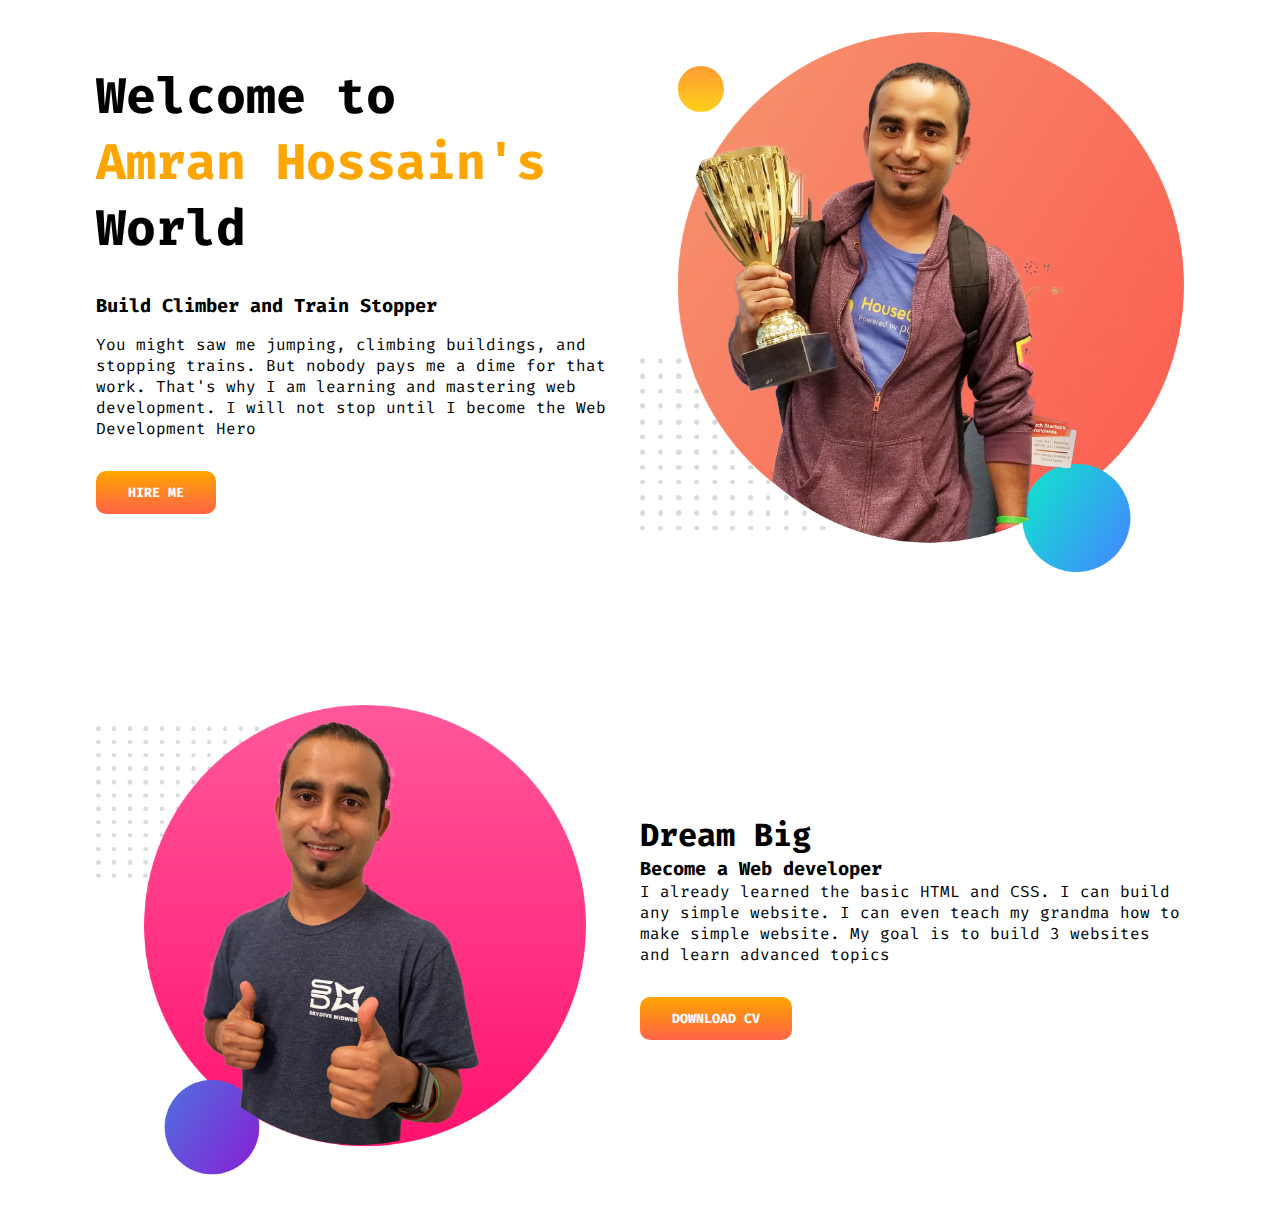
<file: index.html>
<!DOCTYPE html>
<html lang="en">
<head>
    <meta charset="UTF-8">
    <meta http-equiv="X-UA-Compatible" content="IE=edge">
    <meta name="viewport" content="width=device-width, initial-scale=1.0">
    <title>My Portfolio</title>
    <link rel="preconnect" href="https://fonts.googleapis.com">
    <link rel="preconnect" href="https://fonts.gstatic.com" crossorigin>
    <link href="https://fonts.googleapis.com/css2?family=Fira+Code&display=swap" rel="stylesheet">
    <link rel="stylesheet" href="style.css">
</head>
<body>
    <header class="container flex justify-between align">
    <div class="left flex-1">
        <h1>Welcome to <br> <span>Amran Hossain's</span> World</h1>
        <h3>Build Climber and Train Stopper</h3>        
        <p>You might saw me jumping, climbing buildings, and stopping trains. But nobody pays me a dime for that work. That's why I am learning and mastering web development. I will not stop until I become the Web Development Hero</p>
        <button class="btn">Hire Me</button>
    </div>
    <div class="right flex-1">
        <img src="image/jhankar.png" alt="pic">
    </div>
    </header>
    <main>
        <div class="container flex justify-between align">
            <div class="left flex-1">
                <img src="image/jhankar2.png" alt="pic">
            </div>
            <div class="right flex-1">
                <h1>Dream Big</h1>
                <h3>Become a Web developer</h3>
                <p>
                    I already learned the basic HTML and CSS. I can build any simple website. I can even teach my grandma how to make simple website. My goal is to build 3 websites and learn advanced topics
                </p>
                <button class="btn">Download Cv</button>
            </div>
        </div>

    </main>
</body>
</html>
</file>
<file: style.css>
*{
    font-family: 'Fira Code', monospace;
    margin: 0;
    padding: 0;
    box-sizing: border-box;
}
header .right img{
    width: 100%;
}
header .left h1{
    font-size: 50px;
    margin-bottom: 2rem;
}
header .left h3{
    margin-bottom: 1rem;
}
header .left h1 span{
    color: orange;
}


main .left img{
    width: 90%;
}
main{
    margin-top: 8rem;
}





/* utility class */
.container{
    max-width: 1152px;
    padding: 0 2rem;
    margin: 2rem auto;
}
.btn{
    background-image: linear-gradient(orange, tomato);
    color: white;
    text-transform: uppercase;
    padding: .8rem 2rem;
    margin-top: 2rem;
    margin-bottom: 2rem;
    border: none;
    outline: none;
    font-weight: 700;
    border-radius: 10px;
}

.flex{
    display: flex;
}
.flex-1{
    flex: 1;
}
.justify-between{
    justify-content: space-between;
}
.align{
    align-items: center;
}
/* media Query start */
/* media Query start */
@media (max-width:768px){
    header .left h1{
        font-size: 32px;
    }
}
@media (max-width:688px){
    header.container,main .container{
        flex-direction: column;
    }
    header.container{
        flex-direction: column-reverse;
    }
    header .right img{
        width: 90%;
    }
    header .left, main .right{
        text-align: center;
    }
    main .right{
        margin-top: 2rem;
    }
}
</file>
<file: vanilla css/style.css>
*{
    font-family: 'Fira Code', monospace;
    margin: 0;
    padding: 0;
    box-sizing: border-box;
}
header .right img{
    width: 100%;
}
header .left h1{
    font-size: 50px;
    margin-bottom: 2rem;
}
header .left h3{
    margin-bottom: 1rem;
}
header .left h1 span{
    color: orange;
}


main .left img{
    width: 90%;
}
main{
    margin-top: 8rem;
}





/* utility class */
.container{
    max-width: 1152px;
    padding: 0 2rem;
    margin: 2rem auto;
}
.btn{
    background-image: linear-gradient(orange, tomato);
    color: white;
    text-transform: uppercase;
    padding: .8rem 2rem;
    margin-top: 2rem;
    margin-bottom: 2rem;
    border: none;
    outline: none;
    font-weight: 700;
    border-radius: 10px;
}

.flex{
    display: flex;
}
.flex-1{
    flex: 1;
}
.justify-between{
    justify-content: space-between;
}
.align{
    align-items: center;
}
/* media Query start */
/* media Query start */
@media (max-width:768px){
    header .left h1{
        font-size: 32px;
    }
}
@media (max-width:688px){
    header.container,main .container{
        flex-direction: column;
    }
    header.container{
        flex-direction: column-reverse;
    }
    header .right img{
        width: 90%;
    }
    header .left, main .right{
        text-align: center;
    }
    main .right{
        margin-top: 2rem;
    }
}
</file>
